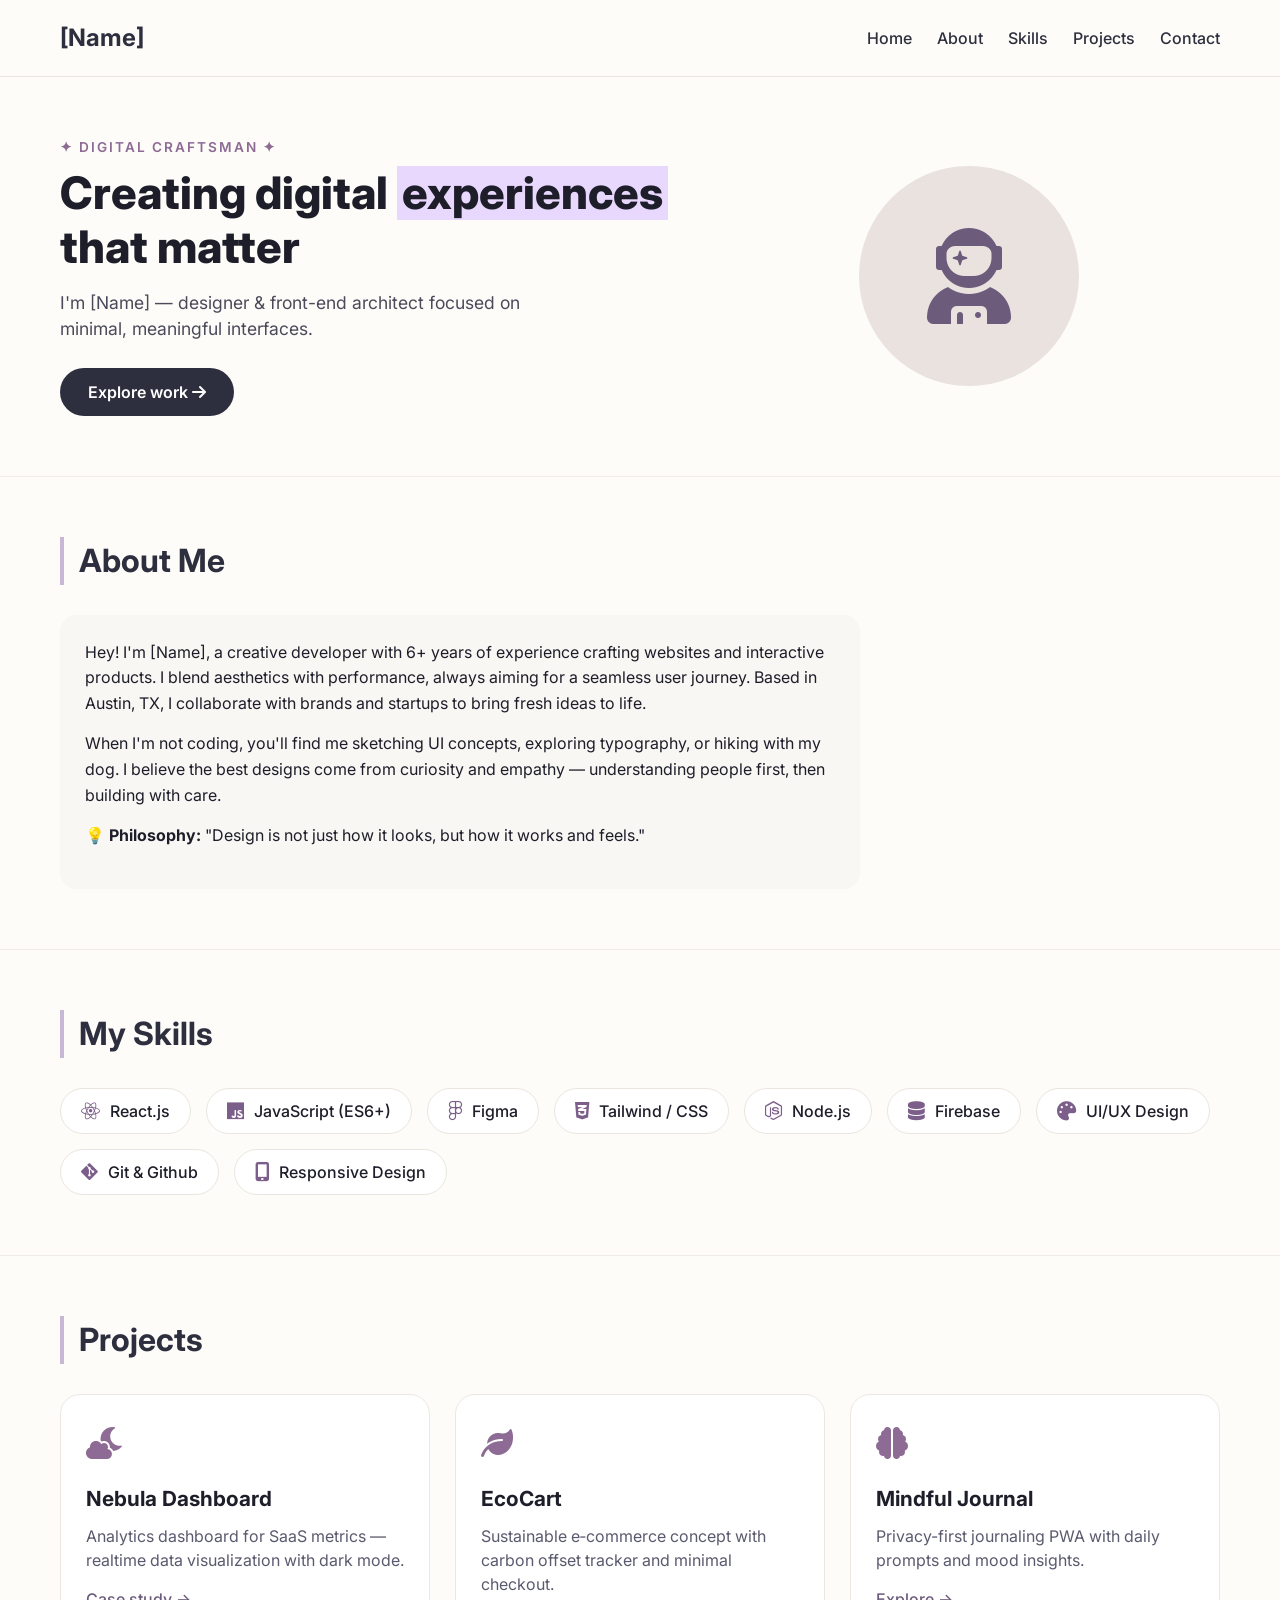
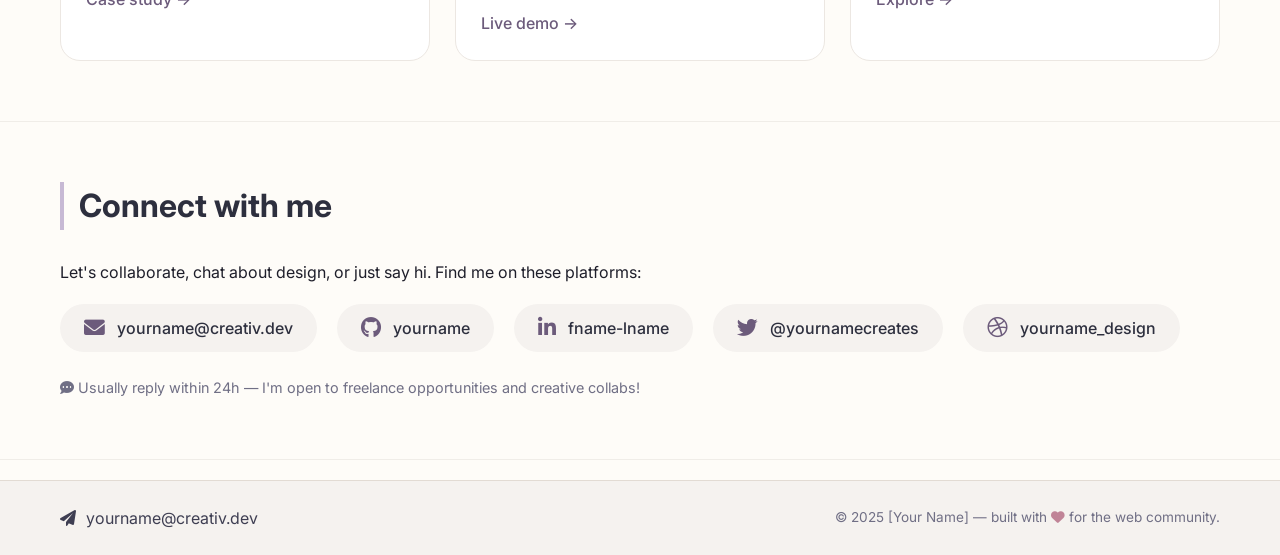
<file: 1_portfolio/index.html>
<!DOCTYPE html>
<!-- 
  SIMPLE PORTFOLIO LANDING PAGE - BEGINNER FRIENDLY
  This page uses only basic HTML and CSS (no complex properties, no JavaScript).
  Navigation works using simple anchor links (#id) that jump to sections.
  Every section has an id that matches the navigation href.
-->

<html lang="en">
<head>
  <meta charset="UTF-8">
  <meta name="viewport" content="width=device-width, initial-scale=1.0">

  <!-- Replace your Name Here -->
  <title>[Name] | Portfolio</title>
  
  <!-- Google Fonts: simple, clean font -->
  <link href="https://fonts.googleapis.com/css2?family=Inter:opsz,wght@14..32,300;14..32,400;14..32,600;14..32,700&display=swap" rel="stylesheet">
  
  <!-- Font Awesome for icons (simple icons library) -->
  <link rel="stylesheet" href="https://cdnjs.cloudflare.com/ajax/libs/font-awesome/6.0.0-beta3/css/all.min.css">

  <!-- Custom Stylesheet -->
  <link rel="stylesheet" href="assets/styles.css">
</head>
<body>

<!-- ========== HEADER / NAVIGATION ========== -->
<!-- The navigation uses simple # links that jump to sections with matching ids -->
<header>
  <div class="container nav-bar">

    <!-- Replace your Name -->
    <div class="logo">[Name]</div>
    <ul class="nav-links">
      <li><a href="#home">Home</a></li>      <!-- Links to id="home" -->
      <li><a href="#about">About</a></li>    <!-- Links to id="about" -->
      <li><a href="#skills">Skills</a></li>  <!-- Links to id="skills" -->
      <li><a href="#projects">Projects</a></li> <!-- Links to id="projects" -->
      <li><a href="#contact">Contact</a></li>    <!-- Links to id="contact" -->
    </ul>
  </div>
</header>

<main>
  <!-- ========== HERO SECTION ========== -->
  <!-- id="home" matches the navigation href="#home" -->
  <section id="home">
    <div class="container hero">
      <div class="hero-content">
        <div class="hero-badge">✦ DIGITAL CRAFTSMAN ✦</div>
        <h1>Creating digital <span class="hero-highlight">experiences</span> that matter</h1>

        <!-- Replace with your Name -->
        <p class="hero-description">I'm [Name] — designer & front-end architect focused on minimal, meaningful interfaces.</p>
        <!-- Button also links to projects section -->
        <a href="#projects" class="hero-btn">Explore work <i class="fas fa-arrow-right"></i></a>
      </div>
      <div class="hero-avatar">
        <div class="avatar-circle">
          <i class="fas fa-user-astronaut"></i>
        </div>
      </div>
    </div>
  </section>

  <!-- ========== ABOUT ME SECTION ========== -->
  <!-- id="about" matches the navigation href="#about" -->
  <section id="about">
    <div class="container">
      <h2 class="section-title">About Me</h2>
      <div class="about-text">

        <!-- Replace your Name and About -->
        <p>Hey! I'm [Name], a creative developer with 6+ years of experience crafting websites and interactive products. I blend aesthetics with performance, always aiming for a seamless user journey. Based in Austin, TX, I collaborate with brands and startups to bring fresh ideas to life.</p>
        <p>When I'm not coding, you'll find me sketching UI concepts, exploring typography, or hiking with my dog. I believe the best designs come from curiosity and empathy — understanding people first, then building with care.</p>
        <p>💡 <strong>Philosophy:</strong> "Design is not just how it looks, but how it works and feels."</p>
      </div>
    </div>
  </section>

  <!-- ========== MY SKILLS SECTION ========== -->
  <!-- id="skills" matches the navigation href="#skills" -->
  <section id="skills">
    <div class="container">
      <h2 class="section-title">My Skills</h2>

      <div class="skills-grid">
        <div class="skill-card"><i class="fab fa-react"></i> React.js</div>
        <div class="skill-card"><i class="fab fa-js"></i> JavaScript (ES6+)</div>
        <div class="skill-card"><i class="fab fa-figma"></i> Figma</div>
        <div class="skill-card"><i class="fab fa-css3-alt"></i> Tailwind / CSS</div>
        <div class="skill-card"><i class="fab fa-node-js"></i> Node.js</div>
        <div class="skill-card"><i class="fas fa-database"></i> Firebase</div>
        <div class="skill-card"><i class="fas fa-palette"></i> UI/UX Design</div>
        <div class="skill-card"><i class="fab fa-git-alt"></i> Git & Github</div>
        <div class="skill-card"><i class="fas fa-mobile-alt"></i> Responsive Design</div>
      </div>
    </div>
  </section>

  <!-- ========== PROJECTS SECTION ========== -->
  <!-- id="projects" matches the navigation href="#projects" -->
  <section id="projects">
    <div class="container">
      <h2 class="section-title">Projects</h2>
      <div class="projects-grid">
        <!-- Project 1 -->
        <div class="project-card">
          <div class="project-icon"><i class="fas fa-cloud-moon"></i></div>
          <h3>Nebula Dashboard</h3>
          <p>Analytics dashboard for SaaS metrics — realtime data visualization with dark mode.</p>
          <a href="#" class="btn-more">Case study →</a>
        </div>
        <!-- Project 2 -->
        <div class="project-card">
          <div class="project-icon"><i class="fas fa-leaf"></i></div>
          <h3>EcoCart</h3>
          <p>Sustainable e‑commerce concept with carbon offset tracker and minimal checkout.</p>
          <a href="#" class="btn-more">Live demo →</a>
        </div>
        <!-- Project 3 -->
        <div class="project-card">
          <div class="project-icon"><i class="fas fa-brain"></i></div>
          <h3>Mindful Journal</h3>
          <p>Privacy-first journaling PWA with daily prompts and mood insights.</p>
          <a href="#" class="btn-more">Explore →</a>
        </div>
      </div>
    </div>
  </section>

  <!-- ========== CONTACT ME SECTION ========== -->
  <section id="contact">
    <div class="container">
      <h2 class="section-title">Connect with me</h2>
      <p style="margin-bottom: 15px;">Let's collaborate, chat about design, or just say hi. Find me on these platforms:</p>
      <div class="contact-socials">
        <!-- Social links with email and social media handles (Replace with your social handles) -->
        <!--     ↓ Replace '#' with your Social Media Links  -->
        <a href="#" class="social-link"><i class="fas fa-envelope"></i>yourname@creativ.dev</a> <!-- Your Email -->
        <a href="#" class="social-link"><i class="fab fa-github"></i> yourname</a> <!-- Your Github Handle -->
        <a href="#" class="social-link"><i class="fab fa-linkedin-in"></i> fname-lname</a> <!-- Your Linkedin handle -->
        <a href="#" class="social-link"><i class="fab fa-twitter"></i> @yournamecreates</a> <!-- Your Twitter/X Handle -->
        <a href="#" class="social-link"><i class="fab fa-dribbble"></i> yourname_design</a> <!-- Your Dribble Handle -->
      </div>
      <div class="contact-note">
        <i class="fas fa-comment-dots"></i> Usually reply within 24h — I'm open to freelance opportunities and creative collabs!
      </div>
    </div>
  </section>
</main>

<!-- ========== FOOTER ========== -->
<footer>
  <div class="container footer-inner">
    <div class="footer-email">
      <i class="fas fa-paper-plane"></i> yourname@creativ.dev <!-- Replace with your actual email -->
    </div>
    <div class="copyright">
      <!-- Replace ↓ Your Name -->
      © 2025 [Your Name] — built with <i class="fas fa-heart" style="color: #c08497;"></i> for the web community.
    </div>
  </div>
</footer>

</body>
</html>
</file>
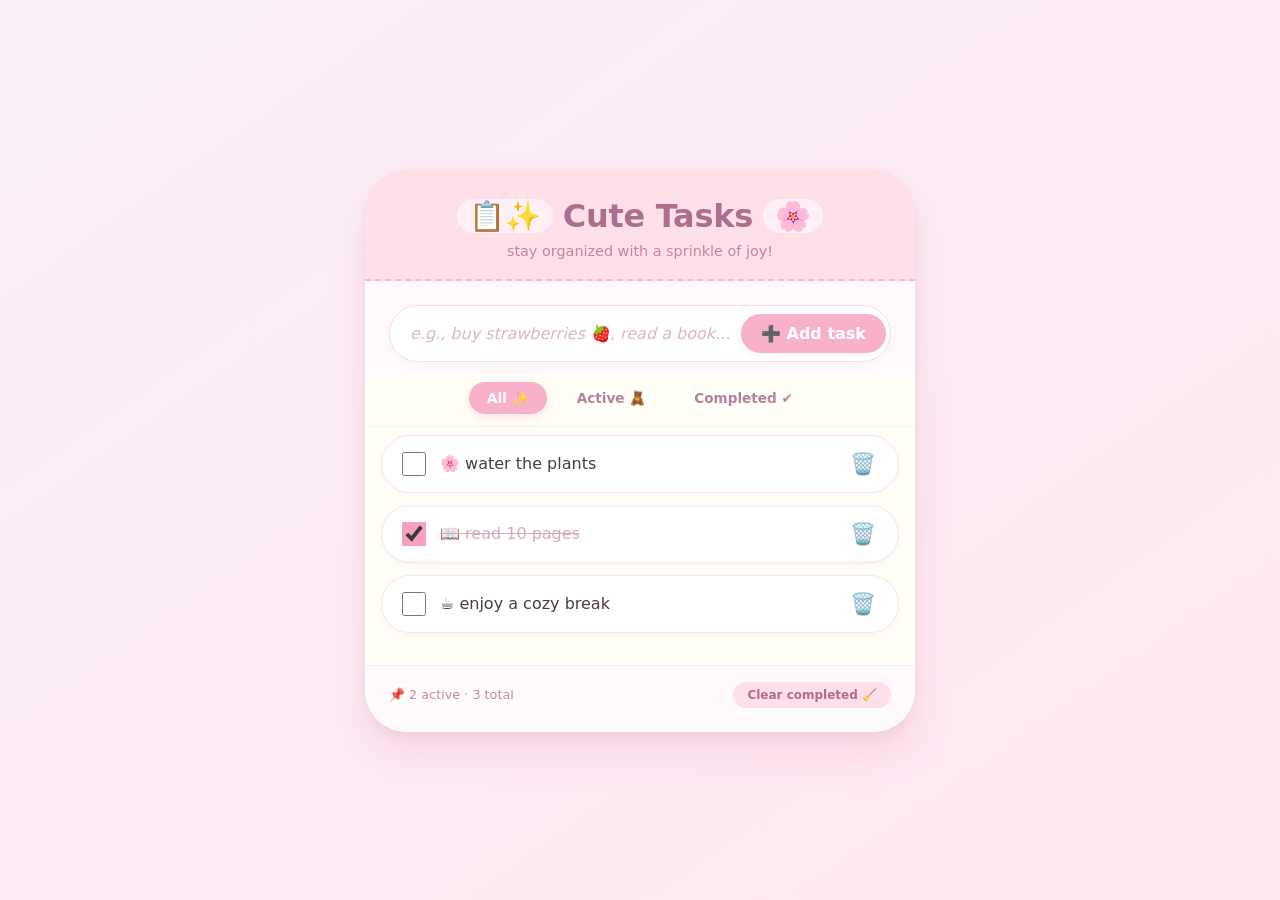
<file: 2_cutetodolist/index.html>
<!DOCTYPE html>
<html lang="en">

<head>
  <meta charset="UTF-8">
  <meta name="viewport" content="width=device-width, initial-scale=1.0, user-scalable=yes">
  <title>🌸 Cute Task Manager | To-Do List App</title>
  <!-- 
    ============================================================
    STYLESHEETS (CSS)
    ============================================================
    This stylesheet defines all the visual styles for our cute app.
    We use a soft pastel color palette, rounded corners, and 
    playful shadows to make the interface friendly and adorable.
    ============================================================
  -->
  <link rel="stylesheet" href="assets/styles.css">

</head>

<body>

  <div class="todo-app">
    <!-- HEADER with cute title and emojis -->
    <div class="app-header">
      <h1>
        <span>📋✨</span>
        Cute Tasks
        <span>🌸</span>
      </h1>
      <div class="sub">stay organized with a sprinkle of joy!</div>
    </div>

    <!-- ADD NEW TASK SECTION -->
    <div class="task-input-section">
      <div class="input-group">
        <!-- text input where user types new task -->
        <input type="text" id="taskInput" placeholder="e.g., buy strawberries 🍓, read a book..."
          autocomplete="off">
        <button class="add-btn" id="addTaskBtn">
          <span>➕</span> <span>Add task</span>
        </button>
      </div>
    </div>

    <!-- FILTER BUTTONS (show all, active, completed) -->
    <div class="filter-bar">
      <button class="filter-btn active" data-filter="all">All ✨</button>
      <button class="filter-btn" data-filter="active">Active 🧸</button>
      <button class="filter-btn" data-filter="completed">Completed ✔️</button>
    </div>

    <!-- TASKS LIST will be dynamically rendered here -->
    <div class="tasks-container" id="tasksList">
      <!-- tasks injected via javascript -->
      <div class="empty-message">✨ Your to-do list is empty! Add a cute task ✨</div>
    </div>

    <!-- FOOTER with counters and clear completed button -->
    <div class="stats-footer">
      <span id="taskCounter">0 tasks</span>
      <button class="clear-completed" id="clearCompletedBtn">Clear completed 🧹</button>
    </div>
  </div>

    <!-- Custom JavaScript to store, delete and manage tasks using LocalStorage -->
  <script src="assets/script.js"></script>
</body>

</html>
</file>
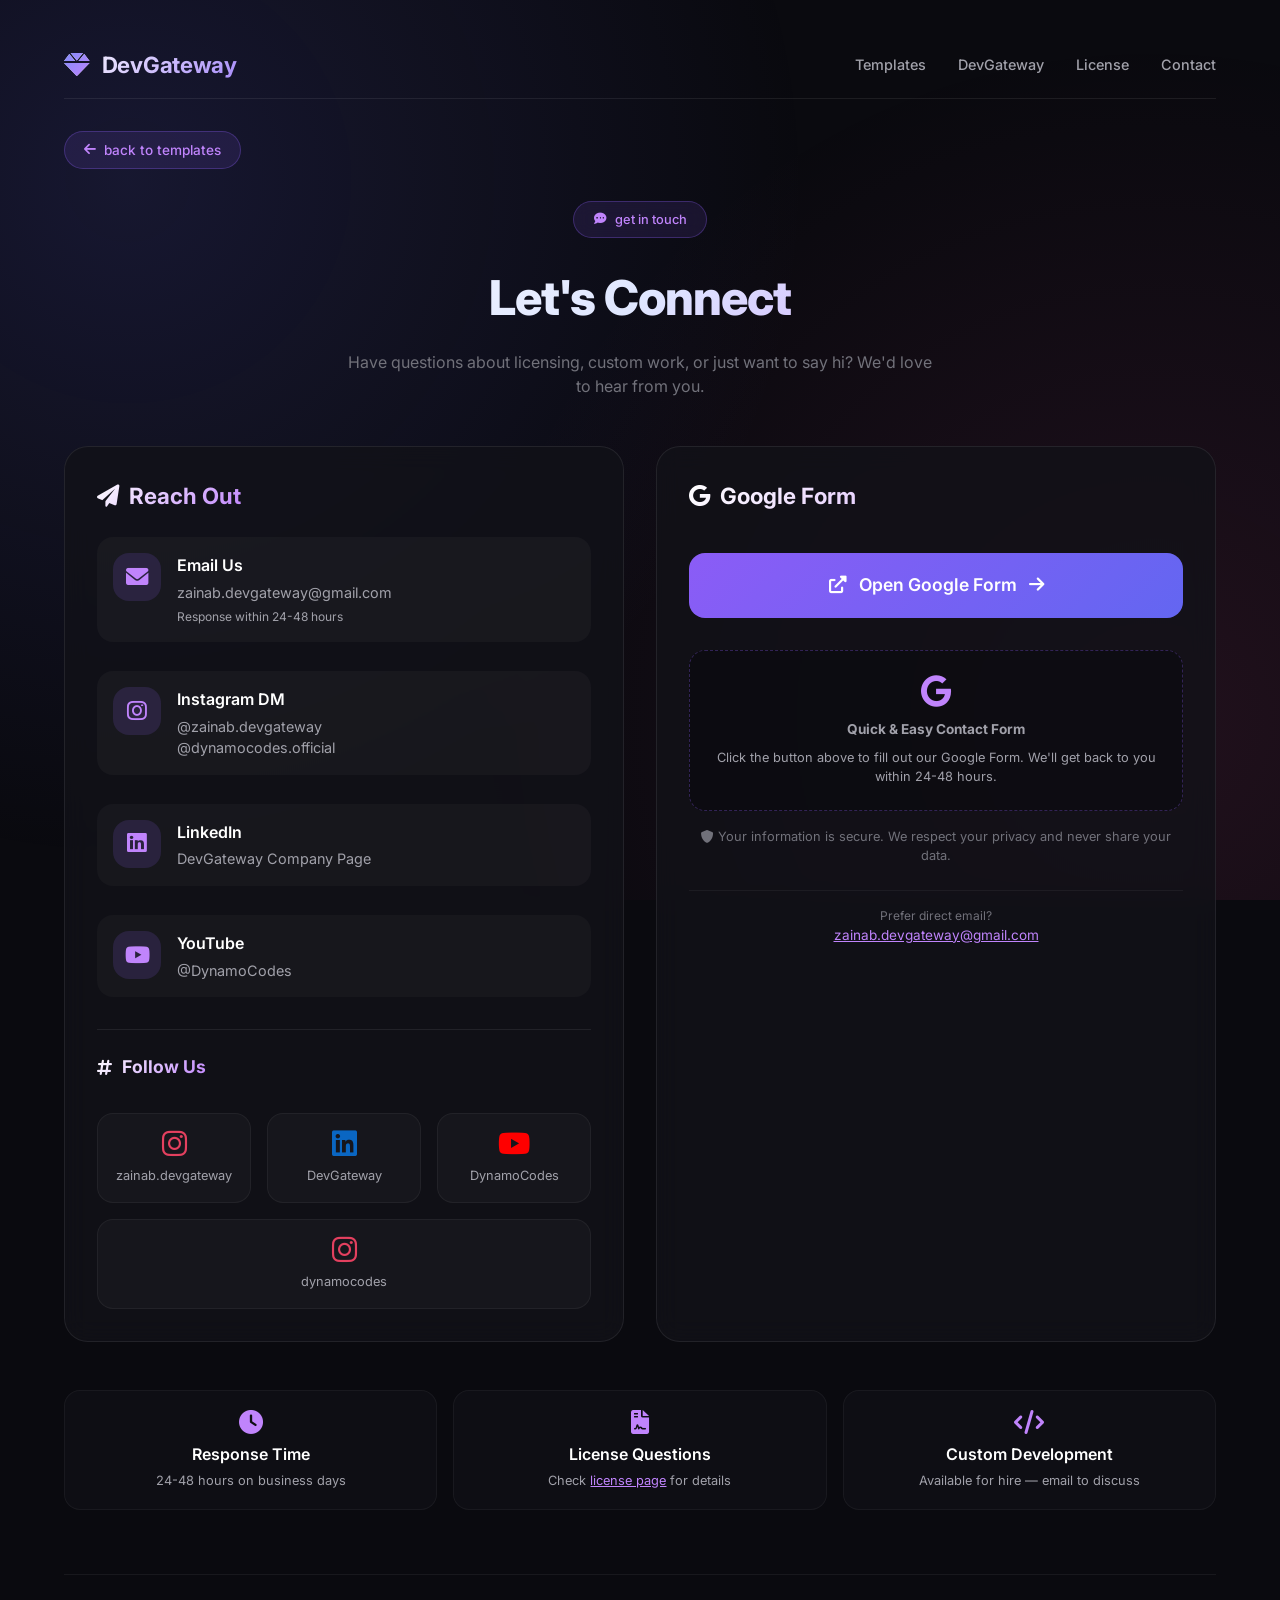
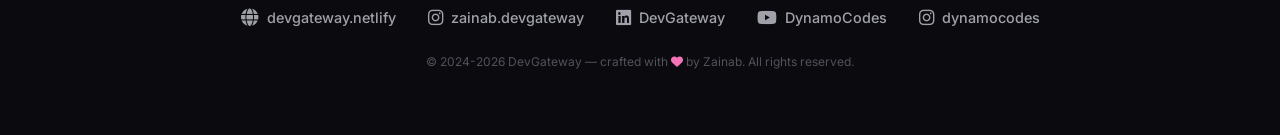
<file: contact.html>
<!DOCTYPE html>
<html lang="en">

<head>
  <meta charset="UTF-8">
  <meta name="viewport" content="width=device-width, initial-scale=1.0, user-scalable=yes">
  <title>DevGateway | Contact Us</title>
  <!-- Google Fonts + modern typography -->
  <link
    href="https://fonts.googleapis.com/css2?family=Inter:opsz,wght@14..32,300;14..32,400;14..32,500;14..32,600;14..32,700;14..32,800&display=swap"
    rel="stylesheet">
  <!-- Font Awesome 6 (free) -->
  <link rel="stylesheet" href="https://cdnjs.cloudflare.com/ajax/libs/font-awesome/6.0.0-beta3/css/all.min.css">
  <style>
    * {
      margin: 0;
      padding: 0;
      box-sizing: border-box;
    }

    body {
      background: #0a0a0f;
      font-family: 'Inter', -apple-system, BlinkMacSystemFont, 'Segoe UI', sans-serif;
      color: #ffffff;
      line-height: 1.5;
      overflow-x: hidden;
    }

    /* premium gradient background */
    .bg-glow {
      position: fixed;
      top: 0;
      left: 0;
      width: 100%;
      height: 100%;
      background: radial-gradient(circle at 10% 20%, rgba(99, 102, 241, 0.15) 0%, rgba(0, 0, 0, 0) 50%),
        radial-gradient(circle at 90% 80%, rgba(236, 72, 153, 0.1) 0%, rgba(0, 0, 0, 0) 50%);
      pointer-events: none;
      z-index: 0;
    }

    .container {
      position: relative;
      z-index: 2;
      max-width: 1200px;
      margin: 0 auto;
      padding: 2rem 1.5rem 4rem;
    }

    /* navigation */
    .navbar {
      display: flex;
      justify-content: space-between;
      align-items: center;
      flex-wrap: wrap;
      gap: 1rem;
      margin-bottom: 2rem;
      padding: 1rem 0;
      border-bottom: 1px solid rgba(255, 255, 255, 0.08);
    }

    .logo {
      display: flex;
      align-items: center;
      gap: 12px;
      font-size: 1.4rem;
      font-weight: 700;
      background: linear-gradient(135deg, #ffffff 0%, #a78bfa 100%);
      -webkit-background-clip: text;
      background-clip: text;
      color: transparent;
      letter-spacing: -0.3px;
      text-decoration: none;
    }

    .logo i {
      background: linear-gradient(135deg, #818cf8, #c084fc);
      -webkit-background-clip: text;
      background-clip: text;
      color: transparent;
      font-size: 1.6rem;
    }

    .nav-links {
      display: flex;
      gap: 2rem;
    }

    .nav-links a {
      color: #a1a1aa;
      text-decoration: none;
      font-weight: 500;
      transition: 0.2s;
      font-size: 0.9rem;
    }

    .nav-links a:hover {
      color: #c084fc;
    }

    /* back link */
    .back-link {
      display: inline-flex;
      align-items: center;
      gap: 8px;
      background: rgba(139, 92, 246, 0.12);
      border: 1px solid rgba(139, 92, 246, 0.3);
      border-radius: 100px;
      padding: 0.5rem 1.2rem;
      font-size: 0.85rem;
      font-weight: 500;
      color: #c084fc;
      text-decoration: none;
      margin-bottom: 2rem;
      transition: 0.2s;
    }

    .back-link:hover {
      background: rgba(139, 92, 246, 0.25);
      transform: translateX(-4px);
    }

    /* contact header */
    .contact-header {
      text-align: center;
      margin-bottom: 3rem;
    }

    .contact-badge {
      display: inline-flex;
      align-items: center;
      gap: 8px;
      background: rgba(139, 92, 246, 0.12);
      backdrop-filter: blur(8px);
      border: 1px solid rgba(139, 92, 246, 0.3);
      padding: 0.5rem 1.2rem;
      border-radius: 100px;
      font-size: 0.8rem;
      font-weight: 500;
      color: #c084fc;
      margin-bottom: 1.5rem;
    }

    h1 {
      font-size: 3rem;
      font-weight: 800;
      letter-spacing: -0.02em;
      background: linear-gradient(135deg, #ffffff 0%, #e0e7ff 50%, #c084fc 100%);
      -webkit-background-clip: text;
      background-clip: text;
      color: transparent;
      margin-bottom: 1rem;
    }

    .contact-sub {
      color: #71717a;
      font-size: 1rem;
      max-width: 600px;
      margin: 0 auto;
    }

    /* main contact grid */
    .contact-grid {
      display: grid;
      grid-template-columns: 1fr 1fr;
      gap: 2rem;
      margin: 2rem 0;
    }

    /* contact info cards */
    .info-section {
      background: rgba(18, 18, 24, 0.8);
      backdrop-filter: blur(12px);
      border-radius: 1.5rem;
      border: 1px solid rgba(255, 255, 255, 0.08);
      padding: 2rem;
    }

    .info-title {
      font-size: 1.4rem;
      font-weight: 700;
      margin-bottom: 1.5rem;
      background: linear-gradient(135deg, #ffffff, #c084fc);
      -webkit-background-clip: text;
      background-clip: text;
      color: transparent;
      display: inline-flex;
      align-items: center;
      gap: 10px;
    }

    .contact-detail {
      display: flex;
      align-items: flex-start;
      gap: 1rem;
      margin-bottom: 1.8rem;
      padding: 1rem;
      background: rgba(255, 255, 255, 0.03);
      border-radius: 1rem;
      transition: 0.2s;
    }

    .contact-detail:hover {
      background: rgba(139, 92, 246, 0.08);
      transform: translateX(5px);
    }

    .contact-icon {
      width: 48px;
      height: 48px;
      background: rgba(139, 92, 246, 0.15);
      border-radius: 1rem;
      display: flex;
      align-items: center;
      justify-content: center;
      font-size: 1.4rem;
      color: #c084fc;
    }

    .contact-text h3 {
      font-size: 1rem;
      font-weight: 600;
      margin-bottom: 0.3rem;
      color: #ffffff;
    }

    .contact-text p,
    .contact-text a {
      color: #a1a1aa;
      text-decoration: none;
      font-size: 0.9rem;
      transition: 0.2s;
    }

    .contact-text a:hover {
      color: #c084fc;
    }

    /* social links section */
    .social-links-section {
      margin-top: 2rem;
      padding-top: 1.5rem;
      border-top: 1px solid rgba(255, 255, 255, 0.08);
    }

    .social-grid {
      display: flex;
      flex-wrap: wrap;
      gap: 1rem;
      margin-top: 1rem;
    }

    .social-card {
      flex: 1;
      min-width: 120px;
      background: rgba(255, 255, 255, 0.03);
      border-radius: 1rem;
      padding: 1rem;
      text-align: center;
      text-decoration: none;
      transition: 0.2s;
      border: 1px solid rgba(255, 255, 255, 0.05);
    }

    .social-card:hover {
      background: rgba(139, 92, 246, 0.12);
      border-color: rgba(139, 92, 246, 0.4);
      transform: translateY(-3px);
    }

    .social-card i {
      font-size: 1.8rem;
      margin-bottom: 0.5rem;
      display: inline-block;
    }

    .social-card span {
      display: block;
      font-size: 0.8rem;
      color: #a1a1aa;
    }

    /* Google Form Section */
    .form-section {
      background: rgba(18, 18, 24, 0.8);
      backdrop-filter: blur(12px);
      border-radius: 1.5rem;
      border: 1px solid rgba(255, 255, 255, 0.08);
      padding: 2rem;
      display: flex;
      flex-direction: column;
    }

    .google-form-btn {
      background: linear-gradient(135deg, #8b5cf6, #6366f1);
      border: none;
      padding: 1.2rem;
      border-radius: 1rem;
      font-weight: 600;
      font-size: 1.1rem;
      color: white;
      cursor: pointer;
      transition: 0.2s;
      display: flex;
      align-items: center;
      justify-content: center;
      gap: 12px;
      text-decoration: none;
      margin: 1rem 0;
    }

    .google-form-btn:hover {
      transform: translateY(-2px);
      box-shadow: 0 10px 25px -5px rgba(139, 92, 246, 0.4);
    }

    .form-note {
      margin-top: 1rem;
      font-size: 0.8rem;
      color: #71717a;
      text-align: center;
    }

    .form-preview {
      background: rgba(10, 10, 15, 0.6);
      border-radius: 1rem;
      padding: 1.5rem;
      text-align: center;
      margin-top: 1rem;
      border: 1px dashed rgba(139, 92, 246, 0.3);
    }

    .form-preview i {
      font-size: 2rem;
      color: #c084fc;
      margin-bottom: 0.8rem;
      display: inline-block;
    }

    .form-preview p {
      color: #a1a1aa;
      font-size: 0.85rem;
    }

    /* footer */
    .footer {
      margin-top: 4rem;
      padding-top: 2rem;
      border-top: 1px solid rgba(255, 255, 255, 0.06);
      text-align: center;
    }

    .footer-social {
      display: flex;
      justify-content: center;
      gap: 2rem;
      flex-wrap: wrap;
      margin-bottom: 1.5rem;
    }

    .footer-social a {
      color: #a1a1aa;
      text-decoration: none;
      font-size: 0.9rem;
      display: inline-flex;
      align-items: center;
      gap: 8px;
      transition: 0.2s;
      font-weight: 500;
    }

    .footer-social a i {
      font-size: 1.1rem;
    }

    .footer-social a:hover {
      color: #c084fc;
      transform: translateY(-2px);
    }

    .copyright {
      font-size: 0.75rem;
      color: #52525b;
    }

    @media (max-width: 900px) {
      .contact-grid {
        grid-template-columns: 1fr;
        gap: 1.5rem;
      }

      .container {
        padding: 1.2rem;
      }

      h1 {
        font-size: 2rem;
      }

      .navbar {
        flex-direction: column;
        align-items: flex-start;
      }

      .info-section,
      .form-section {
        padding: 1.5rem;
      }
    }
  </style>
</head>

<body>
  <div class="bg-glow"></div>
  <div class="container">
    <!-- navigation -->
    <nav class="navbar">
      <a href="index.html" class="logo">
        <i class="fas fa-gem"></i>
        <span>DevGateway</span>
      </a>
      <div class="nav-links">
        <a href="#repoGrid">Templates</a>
        <a href="https://devgateway.netlify.app">DevGateway</a>
        <a href="license.html">License</a>
        <a href="contact.html">Contact</a>
      </div>
    </nav>

    <!-- back to home -->
    <a href="index.html" class="back-link">
      <i class="fas fa-arrow-left"></i> back to templates
    </a>

    <!-- contact header -->
    <div class="contact-header">
      <div class="contact-badge">
        <i class="fas fa-comment-dots"></i> get in touch
      </div>
      <h1>Let's Connect</h1>
      <div class="contact-sub">Have questions about licensing, custom work, or just want to say hi? We'd love to hear
        from you.</div>
    </div>

    <!-- contact grid -->
    <div class="contact-grid">
      <!-- left side: contact info -->
      <div class="info-section">
        <div class="info-title">
          <i class="fas fa-paper-plane"></i>
          <span>Reach Out</span>
        </div>

        <div class="contact-detail">
          <div class="contact-icon">
            <i class="fas fa-envelope"></i>
          </div>
          <div class="contact-text">
            <h3>Email Us</h3>
            <p><a href="mailto:zainab.devgateway@gmail.com">zainab.devgateway@gmail.com</a></p>
            <p style="font-size: 0.75rem; margin-top: 0.3rem;">Response within 24-48 hours</p>
          </div>
        </div>

        <div class="contact-detail">
          <div class="contact-icon">
            <i class="fab fa-instagram"></i>
          </div>
          <div class="contact-text">
            <h3>Instagram DM</h3>
            <p><a href="https://www.instagram.com/zainab.devgateway/" target="_blank">@zainab.devgateway</a></p>
            <p><a href="https://www.instagram.com/dynamocodes.official/" target="_blank">@dynamocodes.official</a></p>
          </div>
        </div>

        <div class="contact-detail">
          <div class="contact-icon">
            <i class="fab fa-linkedin"></i>
          </div>
          <div class="contact-text">
            <h3>LinkedIn</h3>
            <p><a href="https://www.linkedin.com/company/devgateway/" target="_blank">DevGateway Company Page</a></p>
          </div>
        </div>

        <div class="contact-detail">
          <div class="contact-icon">
            <i class="fab fa-youtube"></i>
          </div>
          <div class="contact-text">
            <h3>YouTube</h3>
            <p><a href="https://youtube.com/@DynamoCodes" target="_blank">@DynamoCodes</a></p>
          </div>
        </div>

        <!-- quick social links -->
        <div class="social-links-section">
          <div class="info-title" style="font-size: 1.1rem; margin-bottom: 1rem;">
            <i class="fas fa-hashtag"></i>
            <span>Follow Us</span>
          </div>
          <div class="social-grid">
            <a href="https://www.instagram.com/zainab.devgateway/" target="_blank" class="social-card">
              <i class="fab fa-instagram" style="color: #e4405f;"></i>
              <span>zainab.devgateway</span>
            </a>
            <a href="https://www.linkedin.com/company/devgateway/" target="_blank" class="social-card">
              <i class="fab fa-linkedin" style="color: #0a66c2;"></i>
              <span>DevGateway</span>
            </a>
            <a href="https://youtube.com/@DynamoCodes" target="_blank" class="social-card">
              <i class="fab fa-youtube" style="color: #ff0000;"></i>
              <span>DynamoCodes</span>
            </a>
            <a href="https://www.instagram.com/dynamocodes.official/" target="_blank" class="social-card">
              <i class="fab fa-instagram" style="color: #e4405f;"></i>
              <span>dynamocodes</span>
            </a>
          </div>
        </div>
      </div>

      <!-- right side: Google Form Link -->
      <div class="form-section">
        <div class="info-title">
          <i class="fab fa-google"></i>
          <span>Google Form</span>
        </div>

        <a href="https://forms.gle/hUYi8EiLxi7PcTjt6"
          target="_blank" class="google-form-btn">
          <i class="fas fa-external-link-alt"></i> Open Google Form
          <i class="fas fa-arrow-right"></i>
        </a>

        <div class="form-preview">
          <i class="fab fa-google"></i>
          <p><strong>Quick & Easy Contact Form</strong></p>
          <p style="font-size: 0.8rem; margin-top: 0.5rem;">Click the button above to fill out our Google Form. We'll
            get back to you within 24-48 hours.</p>
        </div>

        <div class="form-note">
          <i class="fas fa-shield-alt"></i> Your information is secure. We respect your privacy and never share your
          data.
        </div>

        <!-- alternative direct email -->
        <div
          style="margin-top: 1.5rem; padding-top: 1rem; border-top: 1px solid rgba(255,255,255,0.05); text-align: center;">
          <p style="font-size: 0.75rem; color: #71717a;">Prefer direct email?</p>
          <p style="font-size: 0.85rem;"><a href="mailto:zainab.devgateway@gmail.com"
              style="color: #c084fc;">zainab.devgateway@gmail.com</a></p>
        </div>
      </div>
    </div>

    <!-- FAQ / quick info -->
    <div
      style="margin-top: 3rem; display: grid; grid-template-columns: repeat(auto-fit, minmax(250px, 1fr)); gap: 1rem;">
      <div
        style="background: rgba(18, 18, 24, 0.6); border-radius: 1rem; padding: 1.2rem; text-align: center; border: 1px solid rgba(255,255,255,0.05);">
        <i class="fas fa-clock"
          style="font-size: 1.5rem; color: #c084fc; margin-bottom: 0.5rem; display: inline-block;"></i>
        <p style="font-weight: 600; margin-bottom: 0.3rem;">Response Time</p>
        <p style="font-size: 0.8rem; color: #a1a1aa;">24-48 hours on business days</p>
      </div>
      <div
        style="background: rgba(18, 18, 24, 0.6); border-radius: 1rem; padding: 1.2rem; text-align: center; border: 1px solid rgba(255,255,255,0.05);">
        <i class="fas fa-file-contract"
          style="font-size: 1.5rem; color: #c084fc; margin-bottom: 0.5rem; display: inline-block;"></i>
        <p style="font-weight: 600; margin-bottom: 0.3rem;">License Questions</p>
        <p style="font-size: 0.8rem; color: #a1a1aa;">Check <a href="license.html" style="color: #c084fc;">license
            page</a> for details</p>
      </div>
      <div
        style="background: rgba(18, 18, 24, 0.6); border-radius: 1rem; padding: 1.2rem; text-align: center; border: 1px solid rgba(255,255,255,0.05);">
        <i class="fas fa-code"
          style="font-size: 1.5rem; color: #c084fc; margin-bottom: 0.5rem; display: inline-block;"></i>
        <p style="font-weight: 600; margin-bottom: 0.3rem;">Custom Development</p>
        <p style="font-size: 0.8rem; color: #a1a1aa;">Available for hire — email to discuss</p>
      </div>
    </div>

    <!-- footer -->
    <div class="footer">
      <div class="footer-social">
        <a href="http://devgateway.netlify.app" target="_blank"><i class="fas fa-globe"></i> devgateway.netlify</a>
        <a href="https://www.instagram.com/zainab.devgateway/" target="_blank"><i class="fab fa-instagram"></i>
          zainab.devgateway</a>
        <a href="https://www.linkedin.com/company/devgateway/" target="_blank"><i class="fab fa-linkedin"></i>
          DevGateway</a>
        <a href="https://youtube.com/@DynamoCodes" target="_blank"><i class="fab fa-youtube"></i> DynamoCodes</a>
        <a href="https://www.instagram.com/dynamocodes.official/" target="_blank"><i class="fab fa-instagram"></i>
          dynamocodes</a>
      </div>
      <div class="copyright">
        © 2024-2026 DevGateway — crafted with <i class="fas fa-heart" style="color: #f472b6;"></i> by Zainab. All rights
        reserved.
      </div>
    </div>
  </div>

  <script>
    // Optional: Track Google Form button click for analytics (optional)
    const googleFormBtn = document.querySelector('.google-form-btn');
    if (googleFormBtn) {
      googleFormBtn.addEventListener('click', function () {
        console.log('📝 Google Form opened - DevGateway Contact');
        // You can add analytics tracking here if needed
      });
    }
  </script>
</body>

</html>
</file>
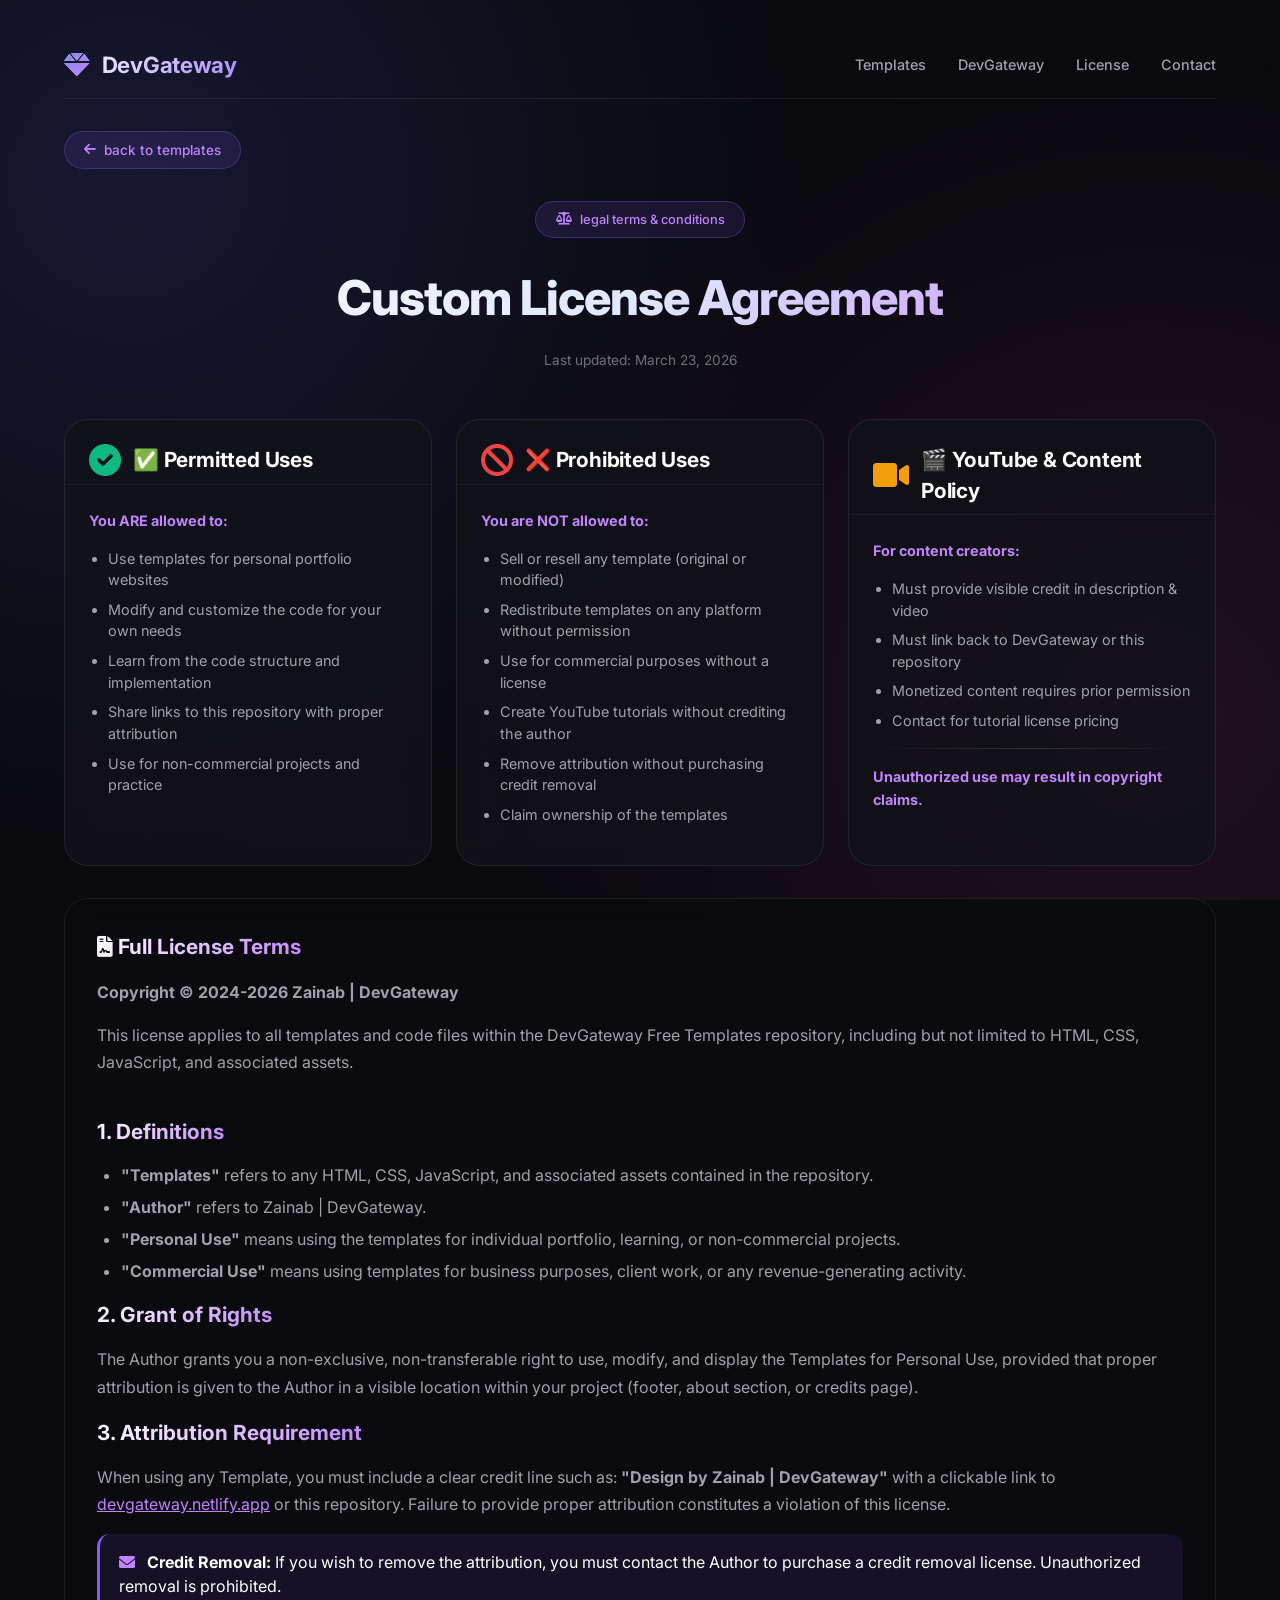
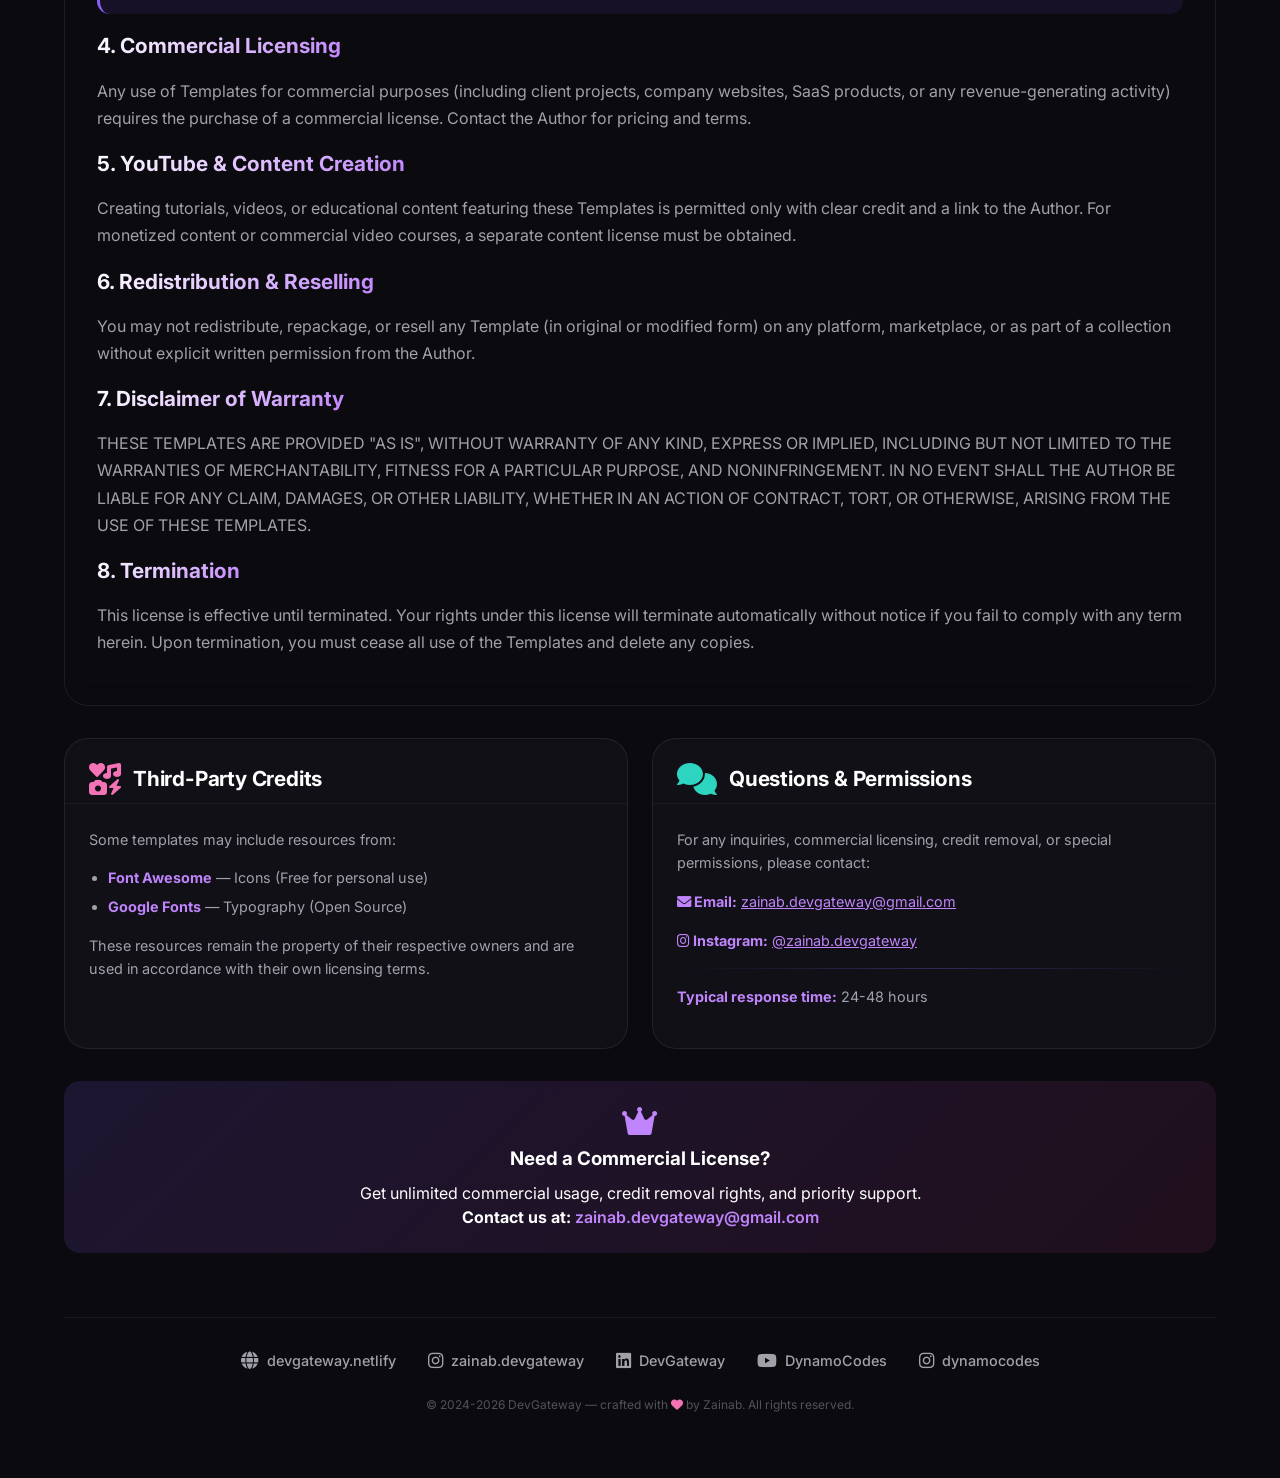
<file: license.html>
<!DOCTYPE html>
<html lang="en">

<head>
  <meta charset="UTF-8">
  <meta name="viewport" content="width=device-width, initial-scale=1.0, user-scalable=yes">
  <title>DevGateway | License Terms</title>
  <!-- Google Fonts + modern typography -->
  <link
    href="https://fonts.googleapis.com/css2?family=Inter:opsz,wght@14..32,300;14..32,400;14..32,500;14..32,600;14..32,700;14..32,800&display=swap"
    rel="stylesheet">
  <!-- Font Awesome 6 (free) -->
  <link rel="stylesheet" href="https://cdnjs.cloudflare.com/ajax/libs/font-awesome/6.0.0-beta3/css/all.min.css">
  <style>
    * {
      margin: 0;
      padding: 0;
      box-sizing: border-box;
    }

    body {
      background: #0a0a0f;
      font-family: 'Inter', -apple-system, BlinkMacSystemFont, 'Segoe UI', sans-serif;
      color: #ffffff;
      line-height: 1.5;
      overflow-x: hidden;
    }

    /* premium gradient background */
    .bg-glow {
      position: fixed;
      top: 0;
      left: 0;
      width: 100%;
      height: 100%;
      background: radial-gradient(circle at 10% 20%, rgba(99, 102, 241, 0.15) 0%, rgba(0, 0, 0, 0) 50%),
        radial-gradient(circle at 90% 80%, rgba(236, 72, 153, 0.1) 0%, rgba(0, 0, 0, 0) 50%);
      pointer-events: none;
      z-index: 0;
    }

    .container {
      position: relative;
      z-index: 2;
      max-width: 1200px;
      margin: 0 auto;
      padding: 2rem 1.5rem 4rem;
    }

    /* navigation */
    .navbar {
      display: flex;
      justify-content: space-between;
      align-items: center;
      flex-wrap: wrap;
      gap: 1rem;
      margin-bottom: 2rem;
      padding: 1rem 0;
      border-bottom: 1px solid rgba(255, 255, 255, 0.08);
    }

    .logo {
      display: flex;
      align-items: center;
      gap: 12px;
      font-size: 1.4rem;
      font-weight: 700;
      background: linear-gradient(135deg, #ffffff 0%, #a78bfa 100%);
      -webkit-background-clip: text;
      background-clip: text;
      color: transparent;
      letter-spacing: -0.3px;
      text-decoration: none;
    }

    .logo i {
      background: linear-gradient(135deg, #818cf8, #c084fc);
      -webkit-background-clip: text;
      background-clip: text;
      color: transparent;
      font-size: 1.6rem;
    }

    .nav-links {
      display: flex;
      gap: 2rem;
    }

    .nav-links a {
      color: #a1a1aa;
      text-decoration: none;
      font-weight: 500;
      transition: 0.2s;
      font-size: 0.9rem;
    }

    .nav-links a:hover {
      color: #c084fc;
    }

    /* back button */
    .back-link {
      display: inline-flex;
      align-items: center;
      gap: 8px;
      background: rgba(139, 92, 246, 0.12);
      border: 1px solid rgba(139, 92, 246, 0.3);
      border-radius: 100px;
      padding: 0.5rem 1.2rem;
      font-size: 0.85rem;
      font-weight: 500;
      color: #c084fc;
      text-decoration: none;
      margin-bottom: 2rem;
      transition: 0.2s;
    }

    .back-link:hover {
      background: rgba(139, 92, 246, 0.25);
      transform: translateX(-4px);
    }

    /* license header */
    .license-header {
      text-align: center;
      margin-bottom: 3rem;
    }

    .license-badge {
      display: inline-flex;
      align-items: center;
      gap: 8px;
      background: rgba(139, 92, 246, 0.12);
      backdrop-filter: blur(8px);
      border: 1px solid rgba(139, 92, 246, 0.3);
      padding: 0.5rem 1.2rem;
      border-radius: 100px;
      font-size: 0.8rem;
      font-weight: 500;
      color: #c084fc;
      margin-bottom: 1.5rem;
    }

    h1 {
      font-size: 3rem;
      font-weight: 800;
      letter-spacing: -0.02em;
      background: linear-gradient(135deg, #ffffff 0%, #e0e7ff 50%, #c084fc 100%);
      -webkit-background-clip: text;
      background-clip: text;
      color: transparent;
      margin-bottom: 1rem;
    }

    .last-updated {
      color: #71717a;
      font-size: 0.85rem;
      margin-top: 0.5rem;
    }

    /* license content grid */
    .license-grid {
      display: grid;
      grid-template-columns: repeat(auto-fit, minmax(320px, 1fr));
      gap: 1.5rem;
      margin: 2rem 0;
    }

    .license-card {
      background: rgba(18, 18, 24, 0.8);
      backdrop-filter: blur(12px);
      border-radius: 1.5rem;
      border: 1px solid rgba(255, 255, 255, 0.08);
      overflow: hidden;
      transition: all 0.3s ease;
    }

    .license-card:hover {
      border-color: rgba(139, 92, 246, 0.4);
      transform: translateY(-2px);
    }

    .card-header {
      padding: 1.5rem 1.5rem 0.5rem;
      display: flex;
      align-items: center;
      gap: 12px;
      border-bottom: 1px solid rgba(255, 255, 255, 0.05);
    }

    .card-header i {
      font-size: 2rem;
    }

    .card-header h2 {
      font-size: 1.3rem;
      font-weight: 700;
      letter-spacing: -0.2px;
    }

    .card-body {
      padding: 1.5rem;
    }

    .card-body p {
      color: #a1a1aa;
      margin-bottom: 1rem;
      font-size: 0.9rem;
      line-height: 1.6;
    }

    .card-body ul,
    .card-body ol {
      color: #a1a1aa;
      margin-left: 1.2rem;
      margin-bottom: 1rem;
      font-size: 0.9rem;
    }

    .card-body li {
      margin-bottom: 0.5rem;
    }

    .card-body strong {
      color: #c084fc;
    }

    .divider {
      height: 1px;
      background: linear-gradient(90deg, transparent, rgba(139, 92, 246, 0.3), transparent);
      margin: 1rem 0;
    }

    /* full license text section */
    .full-license {
      background: rgba(10, 10, 15, 0.6);
      backdrop-filter: blur(12px);
      border-radius: 1.5rem;
      border: 1px solid rgba(255, 255, 255, 0.08);
      padding: 2rem;
      margin: 2rem 0;
    }

    .full-license h3 {
      font-size: 1.3rem;
      font-weight: 700;
      margin-bottom: 1rem;
      background: linear-gradient(135deg, #ffffff, #c084fc);
      -webkit-background-clip: text;
      background-clip: text;
      color: transparent;
      display: inline-block;
    }

    .full-license p {
      color: #a1a1aa;
      margin-bottom: 1rem;
      line-height: 1.7;
    }

    .full-license ul {
      color: #a1a1aa;
      margin-left: 1.5rem;
      margin-bottom: 1rem;
    }

    .full-license li {
      margin-bottom: 0.5rem;
    }

    .highlight {
      background: rgba(139, 92, 246, 0.1);
      border-left: 3px solid #8b5cf6;
      padding: 1rem 1.2rem;
      border-radius: 0.8rem;
      margin: 1rem 0;
    }

    .contact-info {
      background: linear-gradient(135deg, rgba(139, 92, 246, 0.15), rgba(236, 72, 153, 0.1));
      border-radius: 1rem;
      padding: 1.5rem;
      text-align: center;
      margin: 2rem 0;
    }

    .contact-info a {
      color: #c084fc;
      text-decoration: none;
      font-weight: 600;
    }

    .contact-info a:hover {
      text-decoration: underline;
    }

    /* footer */
    .footer {
      margin-top: 4rem;
      padding-top: 2rem;
      border-top: 1px solid rgba(255, 255, 255, 0.06);
      text-align: center;
    }

    .social-links {
      display: flex;
      justify-content: center;
      gap: 2rem;
      flex-wrap: wrap;
      margin-bottom: 1.5rem;
    }

    .social-links a {
      color: #a1a1aa;
      text-decoration: none;
      font-size: 0.9rem;
      display: inline-flex;
      align-items: center;
      gap: 8px;
      transition: 0.2s;
      font-weight: 500;
    }

    .social-links a i {
      font-size: 1.1rem;
    }

    .social-links a:hover {
      color: #c084fc;
      transform: translateY(-2px);
    }

    .copyright {
      font-size: 0.75rem;
      color: #52525b;
    }

    @media (max-width: 700px) {
      .container {
        padding: 1.2rem;
      }

      h1 {
        font-size: 2rem;
      }

      .navbar {
        flex-direction: column;
        align-items: flex-start;
      }

      .full-license {
        padding: 1.2rem;
      }
    }
  </style>
</head>

<body>
  <div class="bg-glow"></div>
  <div class="container">
    <!-- navigation -->
    <nav class="navbar">
      <a href="index.html" class="logo">
        <i class="fas fa-gem"></i>
        <span>DevGateway</span>
      </a>
      <div class="nav-links">
        <a href="#repoGrid">Templates</a>
        <a href="https://devgateway.netlify.app">DevGateway</a>
        <a href="license.html">License</a>
        <a href="contact.html">Contact</a>
      </div>
    </nav>

    <!-- back to home -->
    <a href="index.html" class="back-link">
      <i class="fas fa-arrow-left"></i> back to templates
    </a>

    <!-- license header -->
    <div class="license-header">
      <div class="license-badge">
        <i class="fas fa-scale-balanced"></i> legal terms & conditions
      </div>
      <h1>Custom License Agreement</h1>
      <div class="last-updated">Last updated: March 23, 2026</div>
    </div>

    <!-- quick summary cards -->
    <div class="license-grid">
      <div class="license-card">
        <div class="card-header">
          <i class="fas fa-check-circle" style="color: #10b981;"></i>
          <h2>✅ Permitted Uses</h2>
        </div>
        <div class="card-body">
          <p><strong>You ARE allowed to:</strong></p>
          <ul>
            <li>Use templates for personal portfolio websites</li>
            <li>Modify and customize the code for your own needs</li>
            <li>Learn from the code structure and implementation</li>
            <li>Share links to this repository with proper attribution</li>
            <li>Use for non-commercial projects and practice</li>
          </ul>
        </div>
      </div>

      <div class="license-card">
        <div class="card-header">
          <i class="fas fa-ban" style="color: #ef4444;"></i>
          <h2>❌ Prohibited Uses</h2>
        </div>
        <div class="card-body">
          <p><strong>You are NOT allowed to:</strong></p>
          <ul>
            <li>Sell or resell any template (original or modified)</li>
            <li>Redistribute templates on any platform without permission</li>
            <li>Use for commercial purposes without a license</li>
            <li>Create YouTube tutorials without crediting the author</li>
            <li>Remove attribution without purchasing credit removal</li>
            <li>Claim ownership of the templates</li>
          </ul>
        </div>
      </div>

      <div class="license-card">
        <div class="card-header">
          <i class="fas fa-video" style="color: #f59e0b;"></i>
          <h2>🎬 YouTube & Content Policy</h2>
        </div>
        <div class="card-body">
          <p><strong>For content creators:</strong></p>
          <ul>
            <li>Must provide visible credit in description & video</li>
            <li>Must link back to DevGateway or this repository</li>
            <li>Monetized content requires prior permission</li>
            <li>Contact for tutorial license pricing</li>
          </ul>
          <div class="divider"></div>
          <p><strong>Unauthorized use may result in copyright claims.</strong></p>
        </div>
      </div>
    </div>

    <!-- full license terms -->
    <div class="full-license">
      <h3><i class="fas fa-file-contract"></i> Full License Terms</h3>
      <p><strong>Copyright © 2024-2026 Zainab | DevGateway</strong></p>
      <p>This license applies to all templates and code files within the DevGateway Free Templates repository, including
        but not limited to HTML, CSS, JavaScript, and associated assets.</p>

      <h3 style="margin-top: 1.5rem;">1. Definitions</h3>
      <ul>
        <li><strong>"Templates"</strong> refers to any HTML, CSS, JavaScript, and associated assets contained in the
          repository.</li>
        <li><strong>"Author"</strong> refers to Zainab | DevGateway.</li>
        <li><strong>"Personal Use"</strong> means using the templates for individual portfolio, learning, or
          non-commercial projects.</li>
        <li><strong>"Commercial Use"</strong> means using templates for business purposes, client work, or any
          revenue-generating activity.</li>
      </ul>

      <h3>2. Grant of Rights</h3>
      <p>The Author grants you a non-exclusive, non-transferable right to use, modify, and display the Templates for
        Personal Use, provided that proper attribution is given to the Author in a visible location within your project
        (footer, about section, or credits page).</p>

      <h3>3. Attribution Requirement</h3>
      <p>When using any Template, you must include a clear credit line such as: <strong>"Design by Zainab |
          DevGateway"</strong> with a clickable link to <a href="http://devgateway.netlify.app"
          style="color: #c084fc;">devgateway.netlify.app</a> or this repository. Failure to provide proper attribution
        constitutes a violation of this license.</p>

      <div class="highlight">
        <i class="fas fa-envelope" style="color: #c084fc; margin-right: 8px;"></i>
        <strong>Credit Removal:</strong> If you wish to remove the attribution, you must contact the Author to purchase
        a credit removal license. Unauthorized removal is prohibited.
      </div>

      <h3>4. Commercial Licensing</h3>
      <p>Any use of Templates for commercial purposes (including client projects, company websites, SaaS products, or
        any revenue-generating activity) requires the purchase of a commercial license. Contact the Author for pricing
        and terms.</p>

      <h3>5. YouTube & Content Creation</h3>
      <p>Creating tutorials, videos, or educational content featuring these Templates is permitted only with clear
        credit and a link to the Author. For monetized content or commercial video courses, a separate content license
        must be obtained.</p>

      <h3>6. Redistribution & Reselling</h3>
      <p>You may not redistribute, repackage, or resell any Template (in original or modified form) on any platform,
        marketplace, or as part of a collection without explicit written permission from the Author.</p>

      <h3>7. Disclaimer of Warranty</h3>
      <p>THESE TEMPLATES ARE PROVIDED "AS IS", WITHOUT WARRANTY OF ANY KIND, EXPRESS OR IMPLIED, INCLUDING BUT NOT
        LIMITED TO THE WARRANTIES OF MERCHANTABILITY, FITNESS FOR A PARTICULAR PURPOSE, AND NONINFRINGEMENT. IN NO EVENT
        SHALL THE AUTHOR BE LIABLE FOR ANY CLAIM, DAMAGES, OR OTHER LIABILITY, WHETHER IN AN ACTION OF CONTRACT, TORT,
        OR OTHERWISE, ARISING FROM THE USE OF THESE TEMPLATES.</p>

      <h3>8. Termination</h3>
      <p>This license is effective until terminated. Your rights under this license will terminate automatically without
        notice if you fail to comply with any term herein. Upon termination, you must cease all use of the Templates and
        delete any copies.</p>
    </div>

    <!-- third-party credits -->
    <div class="license-grid">
      <div class="license-card">
        <div class="card-header">
          <i class="fas fa-icons" style="color: #f472b6;"></i>
          <h2>Third-Party Credits</h2>
        </div>
        <div class="card-body">
          <p>Some templates may include resources from:</p>
          <ul>
            <li><strong>Font Awesome</strong> — Icons (Free for personal use)</li>
            <li><strong>Google Fonts</strong> — Typography (Open Source)</li>
          </ul>
          <p>These resources remain the property of their respective owners and are used in accordance with their own
            licensing terms.</p>
        </div>
      </div>

      <div class="license-card">
        <div class="card-header">
          <i class="fas fa-comments" style="color: #2dd4bf;"></i>
          <h2>Questions & Permissions</h2>
        </div>
        <div class="card-body">
          <p>For any inquiries, commercial licensing, credit removal, or special permissions, please contact:</p>
          <p><strong><i class="fas fa-envelope"></i> Email:</strong> <a href="mailto:zainab.devgateway@gmail.com"
              style="color: #c084fc;">zainab.devgateway@gmail.com</a></p>
          <p><strong><i class="fab fa-instagram"></i> Instagram:</strong> <a
              href="https://www.instagram.com/zainab.devgateway/" style="color: #c084fc;">@zainab.devgateway</a></p>
          <div class="divider"></div>
          <p><strong>Typical response time:</strong> 24-48 hours</p>
        </div>
      </div>
    </div>

    <!-- contact section -->
    <div class="contact-info">
      <i class="fas fa-crown"
        style="font-size: 2rem; color: #c084fc; margin-bottom: 0.5rem; display: inline-block;"></i>
      <h3 style="margin-bottom: 0.5rem;">Need a Commercial License?</h3>
      <p>Get unlimited commercial usage, credit removal rights, and priority support.</p>
      <p><strong>Contact us at:</strong> <a href="mailto:zainab.devgateway@gmail.com">zainab.devgateway@gmail.com</a>
      </p>
    </div>

    <!-- footer -->
    <div class="footer">
      <div class="social-links">
        <a href="http://devgateway.netlify.app" target="_blank"><i class="fas fa-globe"></i> devgateway.netlify</a>
        <a href="https://www.instagram.com/zainab.devgateway/" target="_blank"><i class="fab fa-instagram"></i>
          zainab.devgateway</a>
        <a href="https://www.linkedin.com/company/devgateway/" target="_blank"><i class="fab fa-linkedin"></i>
          DevGateway</a>
        <a href="https://youtube.com/@DynamoCodes" target="_blank"><i class="fab fa-youtube"></i> DynamoCodes</a>
        <a href="https://www.instagram.com/dynamocodes.official" target="_blank"><i class="fab fa-instagram"></i>
          dynamocodes</a>
      </div>
      <div class="copyright">
        © 2024-2026 DevGateway — crafted with <i class="fas fa-heart" style="color: #f472b6;"></i> by Zainab. All rights
        reserved.
      </div>
    </div>
  </div>
</body>

</html>
</file>
<file: 1_portfolio/assets/styles.css>
/* ========== SIMPLE CSS - NO COMPLEX PROPERTIES ========== */
/* This CSS uses only basic properties that are easy to understand */

/* Reset margins and paddings for all elements */
* {
  margin: 0;
  padding: 0;
  box-sizing: border-box;
}

/* Body styles */
body {
  font-family: 'Inter', sans-serif;
  background-color: #fefcf8;
  color: #1e1e2a;
  line-height: 1.5;
}

/* Container: centers content and adds side padding */
.container {
  max-width: 1200px;
  margin: 0 auto;
  padding: 0 20px;
}

/* ========== HEADER / NAVIGATION ========== */
header {
  background-color: #fefcf8;
  border-bottom: 1px solid #eae6df;
  padding: 20px 0;
}

.nav-bar {
  display: flex;
  justify-content: space-between;
  align-items: center;
  flex-wrap: wrap;
  gap: 15px;
}

.logo {
  font-size: 1.5rem;
  font-weight: 700;
  color: #2d2f3e;
}

.nav-links {
  display: flex;
  gap: 25px;
  list-style: none;
  flex-wrap: wrap;
}

.nav-links a {
  text-decoration: none;
  color: #2d2f3e;
  font-weight: 500;
}

.nav-links a:hover {
  color: #8d6b94;
  text-decoration: underline;
}

/* ========== SECTIONS ========== */
section {
  padding: 60px 0;
  border-bottom: 1px solid #f0ede8;
}

.section-title {
  font-size: 2rem;
  font-weight: 700;
  margin-bottom: 30px;
  color: #2d2f3e;
  border-left: 4px solid #c7b9d4;
  padding-left: 15px;
}

/* ========== HERO SECTION ========== */
.hero {
  display: flex;
  flex-wrap: wrap;
  align-items: center;
  justify-content: space-between;
  gap: 30px;
}

.hero-content {
  flex: 1;
  min-width: 250px;
}

.hero-badge {
  font-size: 0.85rem;
  text-transform: uppercase;
  letter-spacing: 2px;
  color: #8d6b94;
  font-weight: 600;
  margin-bottom: 10px;
}

.hero-content h1 {
  font-size: 2.8rem;
  font-weight: 800;
  line-height: 1.2;
  margin-bottom: 15px;
  color: #1e1e2a;
}

.hero-highlight {
  background-color: #e9d8fd;
  padding: 0 5px;
}

.hero-description {
  font-size: 1.1rem;
  color: #4a4a5a;
  margin-bottom: 25px;
  max-width: 500px;
}

.hero-btn {
  background-color: #2d2f3e;
  color: white;
  padding: 12px 28px;
  border-radius: 40px;
  font-weight: 600;
  display: inline-block;
  text-decoration: none;
  border: none;
  cursor: pointer;
}

.hero-btn:hover {
  background-color: #6c5b7b;
}

.hero-avatar {
  flex: 0.8;
  text-align: center;
  min-width: 200px;
}

.avatar-circle {
  background-color: #eae2df;
  width: 220px;
  height: 220px;
  border-radius: 50%;
  display: inline-flex;
  align-items: center;
  justify-content: center;
  margin: 0 auto;
}

.avatar-circle i {
  font-size: 6rem;
  color: #6c5b7b;
}

/* ========== ABOUT SECTION ========== */
.about-text {
  max-width: 800px;
  background-color: #f9f7f4;
  padding: 25px;
  border-radius: 16px;
  line-height: 1.6;
}

.about-text p {
  margin-bottom: 15px;
}

/* ========== SKILLS SECTION ========== */
.skills-grid {
  display: flex;
  flex-wrap: wrap;
  gap: 15px;
  margin-top: 10px;
}

.skill-card {
  background-color: white;
  padding: 10px 20px;
  border-radius: 50px;
  font-weight: 500;
  display: inline-flex;
  align-items: center;
  gap: 10px;
  border: 1px solid #eae6df;
}

.skill-card i {
  font-size: 1.2rem;
  color: #7c5e8a;
}

.skill-card:hover {
  background-color: #f5f2ef;
}

/* ========== PROJECTS SECTION ========== */
.projects-grid {
  display: flex;
  flex-wrap: wrap;
  gap: 25px;
  margin-top: 20px;
}

.project-card {
  flex: 1 1 280px;
  background-color: white;
  border-radius: 20px;
  padding: 25px;
  border: 1px solid #ece7e2;
}

.project-card:hover {
  border-color: #c7b9d4;
}

.project-icon {
  font-size: 2rem;
  color: #8d6b94;
  margin-bottom: 15px;
}

.project-card h3 {
  font-size: 1.3rem;
  margin-bottom: 10px;
}

.project-card p {
  color: #5a5a6e;
  margin-bottom: 15px;
}

.btn-more {
  color: #6c5b7b;
  font-weight: 500;
  text-decoration: none;
}

.btn-more:hover {
  text-decoration: underline;
}

/* ========== CONTACT SECTION ========== */
.contact-socials {
  display: flex;
  flex-wrap: wrap;
  gap: 20px;
  margin-top: 20px;
}

.social-link {
  background-color: #f5f2ef;
  padding: 12px 24px;
  border-radius: 50px;
  display: inline-flex;
  align-items: center;
  gap: 12px;
  text-decoration: none;
  color: #2d2f3e;
  font-weight: 500;
}

.social-link i {
  font-size: 1.3rem;
  color: #6c5b7b;
}

.social-link:hover {
  background-color: #e9e0d8;
}

.contact-note {
  margin-top: 25px;
  color: #706f85;
  font-size: 0.9rem;
}

/* ========== FOOTER ========== */
footer {
  background-color: #f5f2ef;
  padding: 25px 0;
  margin-top: 20px;
  border-top: 1px solid #e2dbd3;
}

.footer-inner {
  display: flex;
  justify-content: space-between;
  align-items: center;
  flex-wrap: wrap;
  gap: 15px;
}

.footer-email {
  display: flex;
  align-items: center;
  gap: 10px;
  color: #3e3e52;
}

.copyright {
  font-size: 0.85rem;
  color: #706f85;
}

/* ========== MOBILE RESPONSIVE ========== */
@media (max-width: 768px) {
  .hero {
    flex-direction: column-reverse;
    text-align: center;
  }

  .hero-content h1 {
    font-size: 2rem;
  }

  .hero-description {
    margin-left: auto;
    margin-right: auto;
  }

  .nav-bar {
    flex-direction: column;
    text-align: center;
  }

  .section-title {
    text-align: center;
    border-left: none;
    border-bottom: 3px solid #c7b9d4;
    padding-left: 0;
    padding-bottom: 10px;
  }

  .about-text {
    text-align: center;
  }

  .footer-inner {
    flex-direction: column;
    text-align: center;
  }

  .contact-socials {
    justify-content: center;
  }

  .skills-grid {
    justify-content: center;
  }
}
</file>
<file: 2_cutetodolist/assets/styles.css>
/* ----- RESET & GLOBAL STYLES ----- */
/* Remove default margins and paddings, set a consistent box-sizing */
* {
  margin: 0;
  padding: 0;
  box-sizing: border-box;
}

/* Body background with a soft gradient and a subtle pattern overlay */
body {
  font-family: 'Segoe UI', 'Quicksand', system-ui, -apple-system, 'Poppins', sans-serif;
  background: linear-gradient(145deg, #f9eef7 0%, #ffe6f0 100%);
  min-height: 100vh;
  display: flex;
  justify-content: center;
  align-items: center;
  padding: 20px;
  position: relative;
}

/* Main app container - a cozy card */
.todo-app {
  max-width: 550px;
  width: 100%;
  background-color: #fffef7;
  border-radius: 42px;
  box-shadow: 0 20px 35px rgba(245, 165, 190, 0.25), 0 8px 12px rgba(0, 0, 0, 0.05);
  overflow: hidden;
  transition: transform 0.2s ease;
  backdrop-filter: blur(0px);
}

/* Header area with cute emoji and title */
.app-header {
  background: #ffe0e9;
  padding: 28px 24px 20px 24px;
  text-align: center;
  border-bottom: 2px dashed #ffb7c5;
}

.app-header h1 {
  font-size: 2rem;
  color: #aa6f8c;
  letter-spacing: -0.3px;
  display: flex;
  align-items: center;
  justify-content: center;
  gap: 10px;
  flex-wrap: wrap;
}

.app-header h1 span {
  background: #fff0f5;
  border-radius: 60px;
  padding: 0 12px;
  font-size: 1.8rem;
}

.sub {
  color: #c2859f;
  margin-top: 8px;
  font-size: 0.9rem;
  font-weight: 500;
}

/* ----- INPUT SECTION (add new task) ----- */
.task-input-section {
  padding: 24px 24px 12px 24px;
  background: #fffafc;
}

.input-group {
  display: flex;
  gap: 12px;
  align-items: center;
  background: white;
  border-radius: 100px;
  padding: 4px 4px 4px 20px;
  box-shadow: 0 4px 12px rgba(0, 0, 0, 0.03);
  border: 1px solid #ffd9e3;
  transition: all 0.2s;
}

.input-group:focus-within {
  border-color: #f7a1be;
  box-shadow: 0 0 0 3px rgba(247, 161, 190, 0.2);
}

/* Input field for new task */
#taskInput {
  flex: 1;
  border: none;
  padding: 14px 0;
  font-size: 1rem;
  background: transparent;
  outline: none;
  font-family: inherit;
  color: #5a3e4a;
}

#taskInput::placeholder {
  color: #dbb6c4;
  font-style: italic;
}

/* Cute add button */
.add-btn {
  background: #f7b1ca;
  border: none;
  border-radius: 40px;
  padding: 10px 20px;
  font-weight: 600;
  font-size: 1rem;
  color: white;
  cursor: pointer;
  transition: 0.2s;
  display: flex;
  align-items: center;
  gap: 6px;
  font-family: inherit;
  box-shadow: 0 2px 6px rgba(0, 0, 0, 0.05);
}

.add-btn:hover {
  background: #f58fb2;
  transform: scale(0.97);
  box-shadow: 0 4px 10px rgba(245, 143, 178, 0.3);
}

.add-btn:active {
  transform: scale(0.95);
}

/* ----- FILTER BUTTONS (All, Active, Completed) ----- */
.filter-bar {
  display: flex;
  justify-content: center;
  gap: 12px;
  padding: 8px 24px 12px 24px;
  flex-wrap: wrap;
  border-bottom: 1px solid #ffebf0;
}

.filter-btn {
  background: transparent;
  border: none;
  padding: 8px 18px;
  border-radius: 40px;
  font-size: 0.85rem;
  font-weight: 600;
  cursor: pointer;
  transition: all 0.2s;
  color: #b5829b;
  font-family: inherit;
}

.filter-btn.active {
  background: #f7b1ca;
  color: white;
  box-shadow: 0 4px 10px rgba(247, 177, 202, 0.3);
}

.filter-btn:hover:not(.active) {
  background: #ffe2ed;
  color: #aa6f8c;
}

/* ----- TASKS LIST CONTAINER ----- */
.tasks-container {
  padding: 8px 16px 20px 16px;
  max-height: 380px;
  overflow-y: auto;
  background: #fffef7;
}

/* Custom scrollbar to keep it cute */
.tasks-container::-webkit-scrollbar {
  width: 6px;
}

.tasks-container::-webkit-scrollbar-track {
  background: #ffeef4;
  border-radius: 10px;
}

.tasks-container::-webkit-scrollbar-thumb {
  background: #f7b1ca;
  border-radius: 10px;
}

/* Individual task card */
.task-item {
  display: flex;
  align-items: center;
  justify-content: space-between;
  background: #ffffff;
  border-radius: 60px;
  margin-bottom: 12px;
  padding: 8px 12px 8px 20px;
  box-shadow: 0 2px 6px rgba(0, 0, 0, 0.03);
  border: 1px solid #ffe2ec;
  transition: all 0.2s;
}

.task-item:hover {
  border-color: #ffc0d0;
  background: #fffbfd;
  transform: translateX(3px);
}

/* Left side: checkbox + task text */
.task-content {
  display: flex;
  align-items: center;
  gap: 14px;
  flex: 1;
  cursor: pointer;
}

/* Custom styled checkbox (cute round) */
.task-checkbox {
  width: 24px;
  height: 24px;
  accent-color: #f7a1be;
  cursor: pointer;
  transform: scale(1);
  transition: 0.1s;
}

.task-text {
  font-size: 1rem;
  color: #4b3a42;
  word-break: break-word;
  padding-right: 10px;
  transition: all 0.2s;
  font-weight: 500;
}

/* When task is completed: strikethrough and lighter color */
.task-item.completed .task-text {
  text-decoration: line-through;
  color: #cfadbb;
}

/* Delete button - small trash icon */
.delete-btn {
  background: none;
  border: none;
  font-size: 1.3rem;
  cursor: pointer;
  padding: 8px 10px;
  border-radius: 40px;
  color: #e2b6c5;
  transition: all 0.2s;
  display: flex;
  align-items: center;
  justify-content: center;
}

.delete-btn:hover {
  background: #ffe2ec;
  color: #e6739b;
  transform: scale(1.05);
}

/* Empty state message */
.empty-message {
  text-align: center;
  padding: 40px 20px;
  color: #d7a6b9;
  font-size: 1rem;
  font-weight: 500;
  background: #fffafc;
  border-radius: 48px;
}

/* Footer stats */
.stats-footer {
  display: flex;
  justify-content: space-between;
  align-items: center;
  padding: 16px 24px 24px 24px;
  background: #fffafc;
  border-top: 1px solid #ffecf2;
  font-size: 0.8rem;
  color: #bc8da2;
  font-weight: 500;
}

.clear-completed {
  background: #ffe0e9;
  border: none;
  padding: 6px 14px;
  border-radius: 30px;
  cursor: pointer;
  font-size: 0.75rem;
  font-weight: 600;
  color: #b26b8a;
  transition: 0.2s;
  font-family: inherit;
}

.clear-completed:hover {
  background: #f7b1ca;
  color: white;
}

/* responsiveness */
@media (max-width: 480px) {
  .todo-app {
    border-radius: 32px;
  }

  .task-input-section {
    padding: 16px;
  }

  .add-btn span:first-child {
    display: none;
  }

  .add-btn {
    padding: 10px 16px;
  }

  .task-text {
    font-size: 0.9rem;
  }
}
</file>
